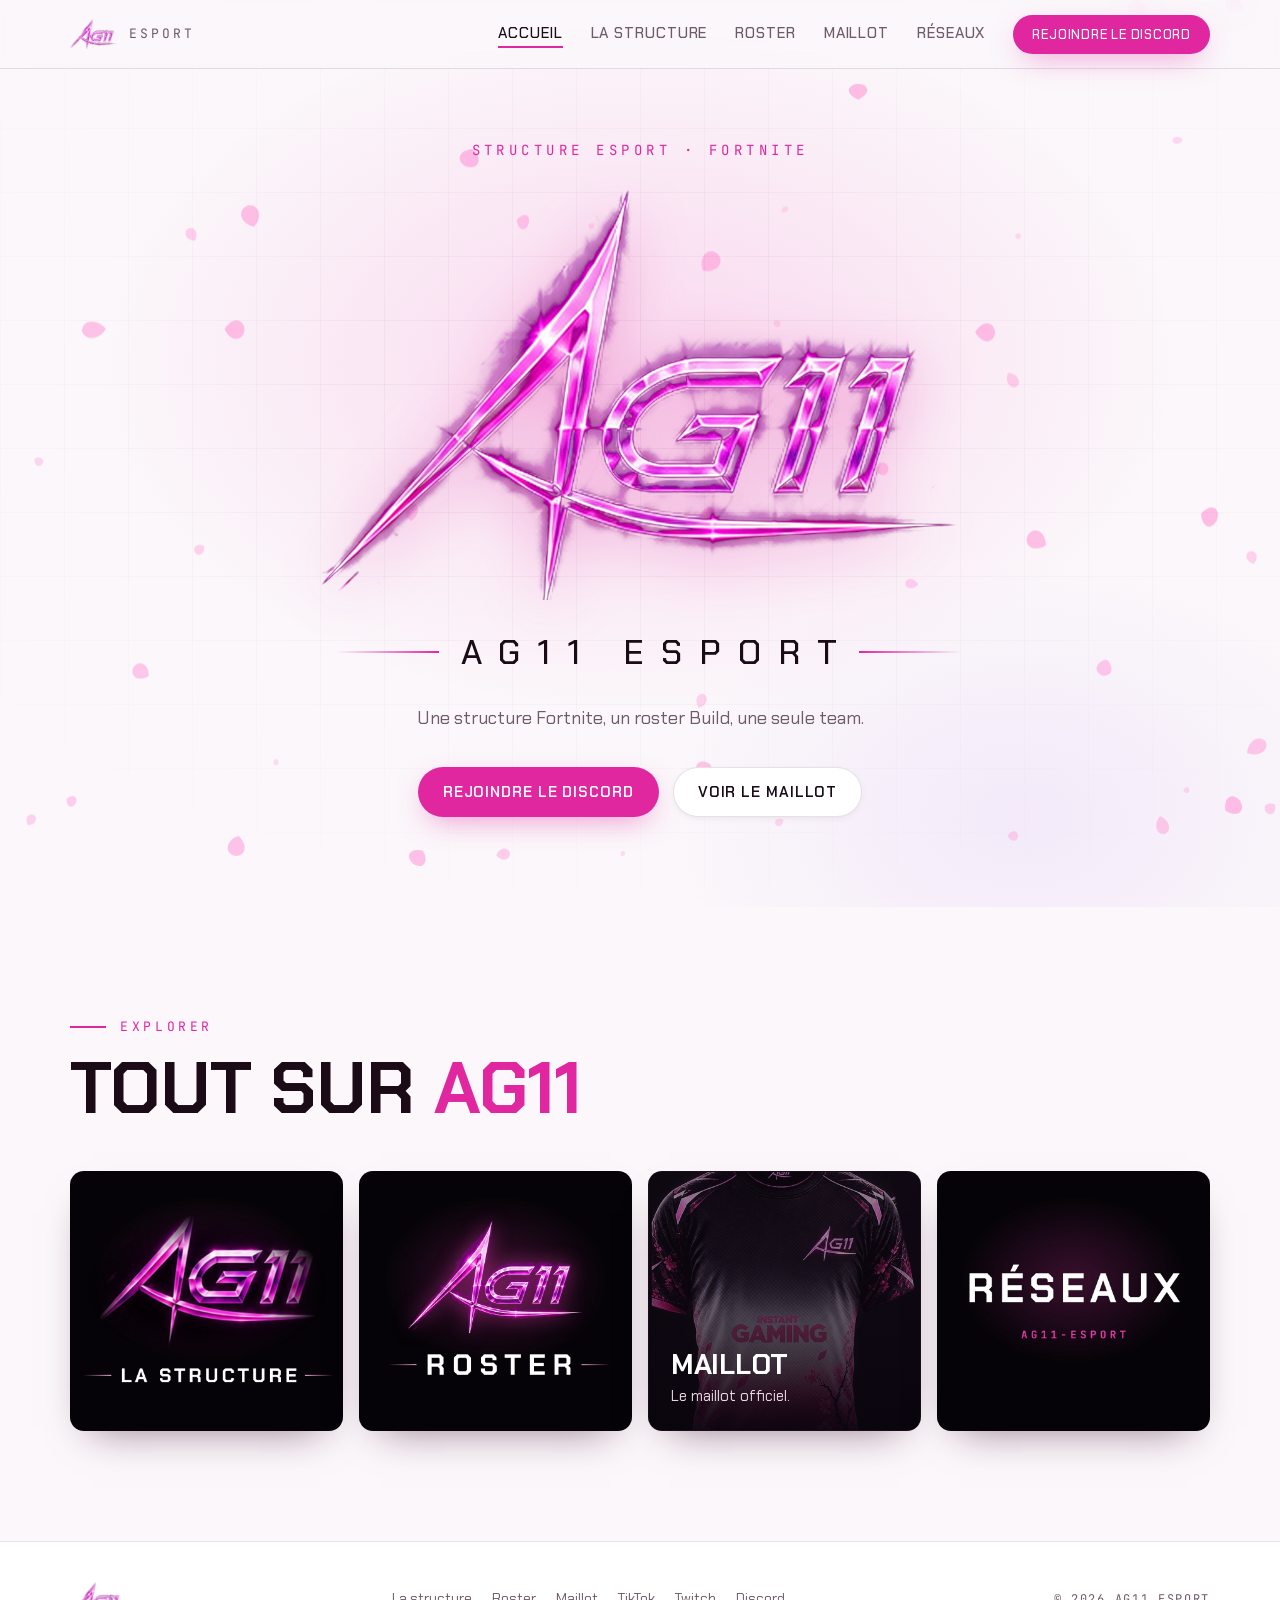
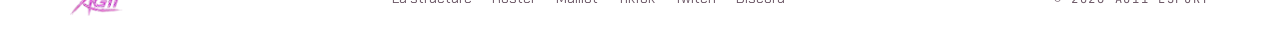
<file: AG11-site-complet/index.html>
<!doctype html>
<html lang="fr">
<head>
<meta charset="utf-8">
<meta name="viewport" content="width=device-width, initial-scale=1, viewport-fit=cover">
<meta name="description" content="AG11 Esport : structure esport Fortnite avec un roster Build.">
<meta name="theme-color" content="#FBF7FA">
<meta property="og:title" content="AG11 Esport">
<meta property="og:description" content="AG11 Esport : structure esport Fortnite avec un roster Build.">
<meta property="og:image" content="logo-clair.png">
<link rel="icon" type="image/png" href="logo-clair.png">
<title>AG11 Esport</title>
<link rel="preconnect" href="https://fonts.googleapis.com">
<link rel="preconnect" href="https://fonts.gstatic.com" crossorigin>
<link rel="stylesheet" href="https://fonts.googleapis.com/css2?family=Chakra+Petch:wght@400;500;600;700&family=JetBrains+Mono:wght@400;600&display=swap">
<link rel="stylesheet" href="style-blanc.css">
</head>
<body>
<header class="nav">
 <div class="wrap">
  <a class="brand" href="index.html" aria-label="AG11 Esport, accueil"><img src="logo-clair.png" alt="" width="46" height="30"><span>ESPORT</span></a>
  <button class="burger" id="burger" type="button" aria-label="Ouvrir le menu" aria-expanded="false" aria-controls="navlinks"><span></span><span></span><span></span></button>
  <nav class="navlinks" id="navlinks" aria-label="Navigation principale"><a href="index.html" aria-current="page">Accueil</a><a href="structure.html">La structure</a><a href="rosters.html">Roster</a><a href="maillot.html">Maillot</a><a href="reseaux.html">Réseaux</a><a class="btn pk" href="https://discord.gg/f52g9ddNd" target="_blank" rel="noopener">Rejoindre le Discord</a></nav>
 </div>
</header>
<main>
<section class="hero">
 <canvas id="petals" aria-hidden="true"></canvas>
 <div class="wrap">
  <div class="tag">Structure esport · Fortnite</div>
  <img class="hero-logo" src="logo-clair.png" alt="Logo AG11" width="900" height="580">
  <h1 class="wordmark"><i></i>AG11 ESPORT<i></i></h1>
  <p class="lede" style="text-align:center">Une structure Fortnite, un roster Build, une seule team.</p>
  <div class="ctas">
   <a class="btn pk" href="https://discord.gg/f52g9ddNd" target="_blank" rel="noopener">Rejoindre le Discord</a>
   <a class="btn" href="maillot.html">Voir le maillot</a>
  </div>
 </div>
</section>
<section class="sec">
 <div class="wrap">
  <div class="sec-head"><p class="eyebrow">Explorer</p><h2>Tout sur <em>AG11</em></h2></div>
  <div class="pages">
   <a class="pagecard plain" href="structure.html" aria-label="La structure"><img src="carte-structure.jpg" alt="" loading="lazy"></a>
   <a class="pagecard plain" href="rosters.html" aria-label="Roster"><img src="carte-roster.jpg" alt="" loading="lazy"></a>
   <a class="pagecard" href="maillot.html"><img src="blanc-face.jpg" alt="" loading="lazy" style="object-position:50% 20%"><h3>Maillot</h3><p>Le maillot officiel.</p></a>
   <a class="pagecard plain" href="reseaux.html" aria-label="Réseaux AG11-Esport"><img src="carte-reseaux.jpg" alt="" loading="lazy"></a>
  </div>
 </div>
</section>
</main>
<footer>
 <div class="wrap">
  <a href="index.html" aria-label="Accueil"><img src="logo-clair.png" alt="AG11" width="53" height="34"></a>
  <nav aria-label="Liens du pied de page"><a href="structure.html">La structure</a><a href="rosters.html">Roster</a><a href="maillot.html">Maillot</a><a href="https://www.tiktok.com/@ag11esport" target="_blank" rel="noopener">TikTok</a><a href="https://www.twitch.tv/ag11esport" target="_blank" rel="noopener">Twitch</a><a href="https://discord.gg/f52g9ddNd" target="_blank" rel="noopener">Discord</a></nav>
  <p>© 2026 AG11 ESPORT</p>
 </div>
</footer>
<script>
(() => {
  const b = document.getElementById('burger'), l = document.getElementById('navlinks');
  b.addEventListener('click', () => { const o = l.classList.toggle('open'); b.setAttribute('aria-expanded', o); });
})();
</script>
<script>
(() => {
  const cv = document.getElementById('petals'), cx = cv.getContext('2d');
  const still = matchMedia('(prefers-reduced-motion: reduce)').matches;
  let W = 0, H = 0; const dpr = Math.min(2, devicePixelRatio || 1);
  const P = Array.from({length: 46}, () => ({x: Math.random(), y: Math.random(), z: .3 + Math.random()*.9, r: Math.random()*6.3, s: (Math.random()-.5)*1.6, ph: Math.random()*6.3}));
  const size = () => { const r = cv.getBoundingClientRect(); W = r.width; H = r.height; cv.width = W*dpr; cv.height = H*dpr; cx.setTransform(dpr,0,0,dpr,0,0); };
  new ResizeObserver(size).observe(cv); size();
  function petal(x, y, s, r, a){
    cx.save(); cx.translate(x, y); cx.rotate(r); cx.scale(s, s*(.55+.45*Math.abs(Math.sin(r*1.7))));
    cx.fillStyle = `rgba(255,154,216,${a})`; cx.beginPath();
    cx.moveTo(0,-10); cx.bezierCurveTo(9,-9,10,4,0,11); cx.bezierCurveTo(-10,4,-9,-9,0,-10); cx.fill(); cx.restore();
  }
  const t0 = performance.now();
  function frame(now){
    const t = (now - t0)/1000; cx.clearRect(0,0,W,H);
    for (const p of P){
      const y = ((p.y*H + t*40*p.z) % (H+40)) - 20;
      const x = ((p.x*W + t*18*p.z + Math.sin(t*.9+p.ph)*30) % (W+40) + W+40) % (W+40) - 20;
      petal(x, y, p.z*1.2, p.r + t*p.s, .18 + p.z*.4);
    }
    if (!still) requestAnimationFrame(frame);
  }
  requestAnimationFrame(frame);
})();
</script>
</body>
</html>
</file>
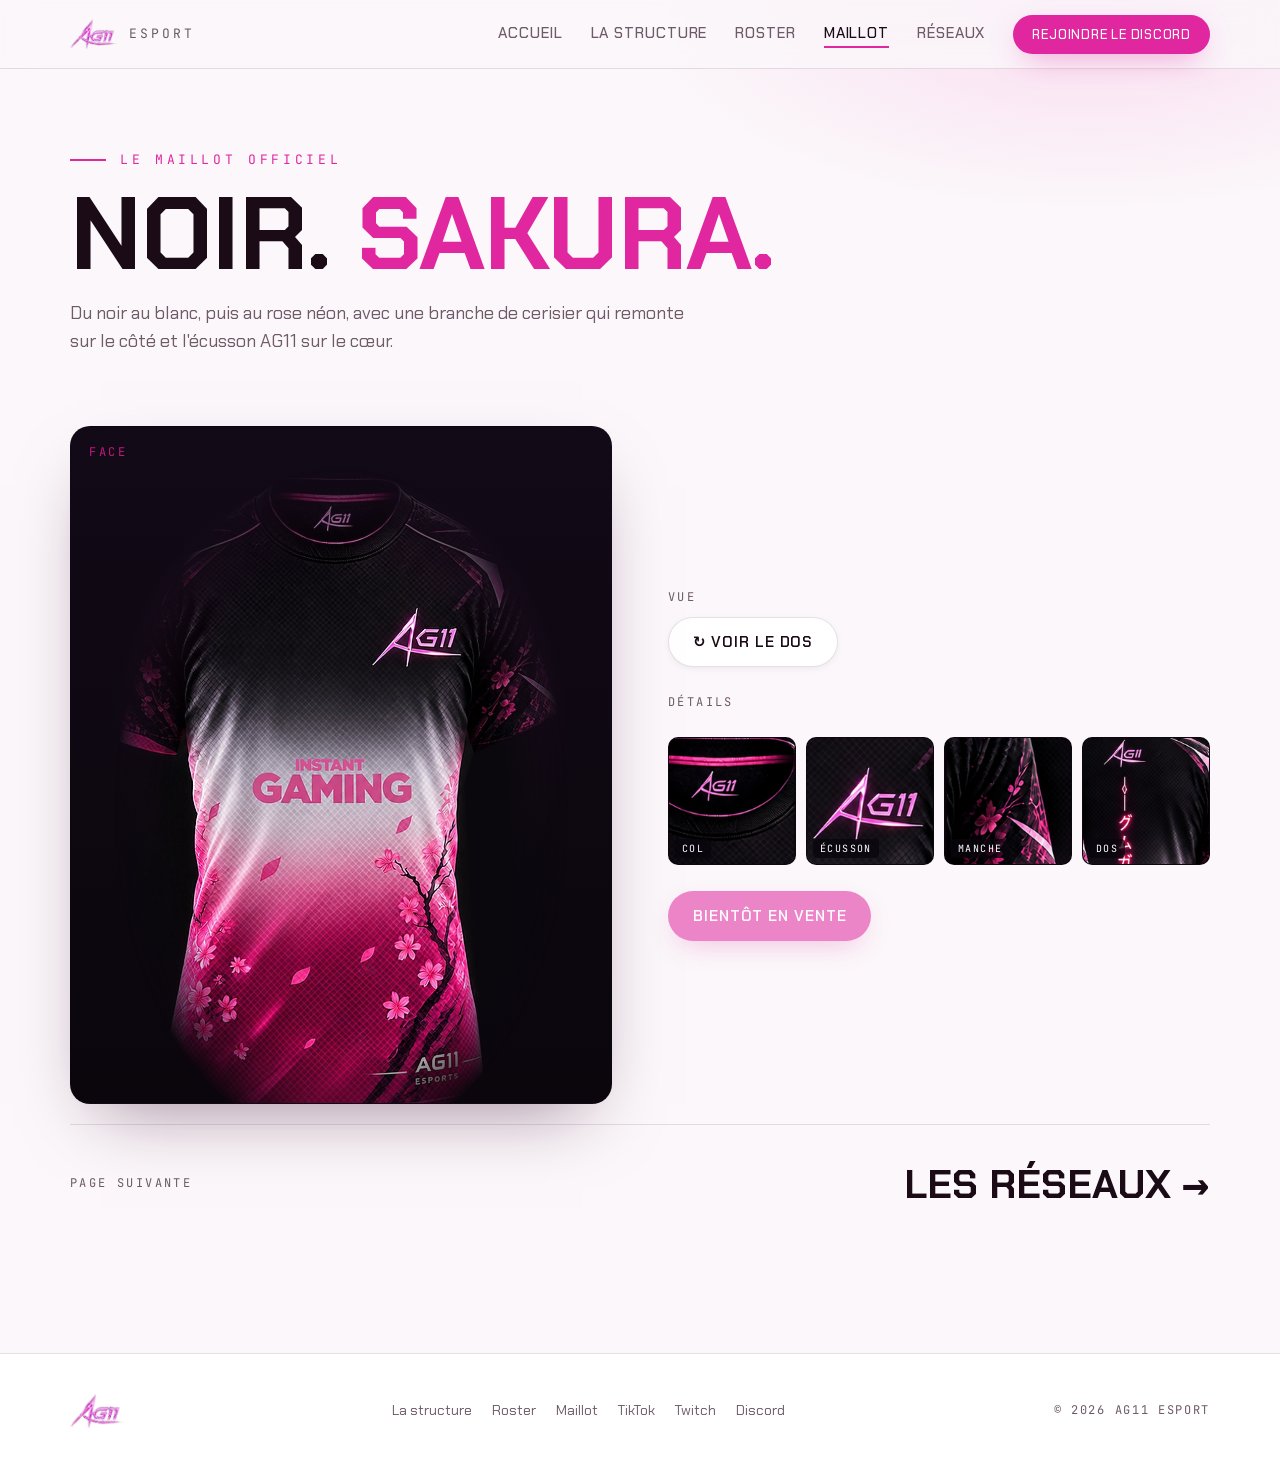
<file: AG11-site-complet/maillot.html>
<!doctype html>
<html lang="fr">
<head>
<meta charset="utf-8">
<meta name="viewport" content="width=device-width, initial-scale=1, viewport-fit=cover">
<meta name="description" content="Le maillot officiel AG11 Esport : noir, blanc et rose néon avec fleurs de cerisier.">
<meta name="theme-color" content="#FBF7FA">
<meta property="og:title" content="Maillot officiel · AG11 Esport">
<meta property="og:description" content="Le maillot officiel AG11 Esport : noir, blanc et rose néon avec fleurs de cerisier.">
<meta property="og:image" content="logo-clair.png">
<link rel="icon" type="image/png" href="logo-clair.png">
<title>Maillot officiel · AG11 Esport</title>
<link rel="preconnect" href="https://fonts.googleapis.com">
<link rel="preconnect" href="https://fonts.gstatic.com" crossorigin>
<link rel="stylesheet" href="https://fonts.googleapis.com/css2?family=Chakra+Petch:wght@400;500;600;700&family=JetBrains+Mono:wght@400;600&display=swap">
<link rel="stylesheet" href="style-blanc.css">
</head>
<body>
<header class="nav">
 <div class="wrap">
  <a class="brand" href="index.html" aria-label="AG11 Esport, accueil"><img src="logo-clair.png" alt="" width="46" height="30"><span>ESPORT</span></a>
  <button class="burger" id="burger" type="button" aria-label="Ouvrir le menu" aria-expanded="false" aria-controls="navlinks"><span></span><span></span><span></span></button>
  <nav class="navlinks" id="navlinks" aria-label="Navigation principale"><a href="index.html">Accueil</a><a href="structure.html">La structure</a><a href="rosters.html">Roster</a><a href="maillot.html" aria-current="page">Maillot</a><a href="reseaux.html">Réseaux</a><a class="btn pk" href="https://discord.gg/f52g9ddNd" target="_blank" rel="noopener">Rejoindre le Discord</a></nav>
 </div>
</header>
<main>
<section class="phead">
 <div class="wrap">
  <p class="eyebrow">Le maillot officiel</p>
  <h1>Noir. <em>Sakura.</em></h1>
  <p class="lede">Du noir au blanc, puis au rose néon, avec une branche de cerisier qui remonte sur le côté et l'écusson AG11 sur le cœur.</p>
 </div>
</section>
<section class="sec tight">
 <div class="wrap">
  <div class="kit">
   <div class="viewer">
    <div class="side" id="side">Face</div>
    <div class="flip" id="flip">
     <div class="face"><img src="blanc-face.jpg" alt="Maillot AG11, vue de face"></div>
     <div class="face b"><img src="blanc-dos.jpg" alt="Maillot AG11, vue de dos"></div>
    </div>
    <div class="detail" id="detail"><img id="detail-img" src="blanc-col.jpg" alt=""><button class="chip" id="detail-close" type="button">Fermer ✕</button></div>
   </div>
   <div class="kit-ctrl">
    <div class="row"><span>Vue</span><button class="btn" id="turn" type="button">↻ Voir le dos</button></div>
    <div class="row"><span>Détails</span></div>
    <div class="thumbs">
     <button class="thumb" type="button" data-k="col"><img src="blanc-col.jpg" alt="" loading="lazy"><span>Col</span></button>
     <button class="thumb" type="button" data-k="logo"><img src="blanc-logo.jpg" alt="" loading="lazy"><span>Écusson</span></button>
     <button class="thumb" type="button" data-k="manche"><img src="blanc-manche.jpg" alt="" loading="lazy"><span>Manche</span></button>
     <button class="thumb" type="button" data-k="detail-dos"><img src="blanc-detail-dos.jpg" alt="" loading="lazy"><span>Dos</span></button>
    </div>
    <div class="row"><button class="btn pk" type="button" disabled>Bientôt en vente</button></div>
   </div>
  </div>
  <div class="next"><span>Page suivante</span><a href="reseaux.html">Les réseaux →</a></div>
 </div>
</section>
</main>
<footer>
 <div class="wrap">
  <a href="index.html" aria-label="Accueil"><img src="logo-clair.png" alt="AG11" width="53" height="34"></a>
  <nav aria-label="Liens du pied de page"><a href="structure.html">La structure</a><a href="rosters.html">Roster</a><a href="maillot.html">Maillot</a><a href="https://www.tiktok.com/@ag11esport" target="_blank" rel="noopener">TikTok</a><a href="https://www.twitch.tv/ag11esport" target="_blank" rel="noopener">Twitch</a><a href="https://discord.gg/f52g9ddNd" target="_blank" rel="noopener">Discord</a></nav>
  <p>© 2026 AG11 ESPORT</p>
 </div>
</footer>
<script>
(() => {
  const b = document.getElementById('burger'), l = document.getElementById('navlinks');
  b.addEventListener('click', () => { const o = l.classList.toggle('open'); b.setAttribute('aria-expanded', o); });
})();
</script>
<script>
(() => {
  let back = false;
  const flip = document.getElementById('flip'), side = document.getElementById('side'), turn = document.getElementById('turn');
  const detail = document.getElementById('detail'), img = document.getElementById('detail-img');
  turn.addEventListener('click', () => { back = !back; flip.classList.toggle('back', back); side.textContent = back ? 'Dos' : 'Face'; turn.textContent = back ? '↻ Voir la face' : '↻ Voir le dos'; detail.classList.remove('on'); });
  document.querySelectorAll('.thumb').forEach(b => b.addEventListener('click', () => { img.src = 'blanc-' + b.dataset.k + '.jpg'; img.alt = 'Détail du maillot : ' + b.textContent; detail.classList.add('on'); }));
  document.getElementById('detail-close').addEventListener('click', () => detail.classList.remove('on'));
})();
</script>
</body>
</html>
</file>
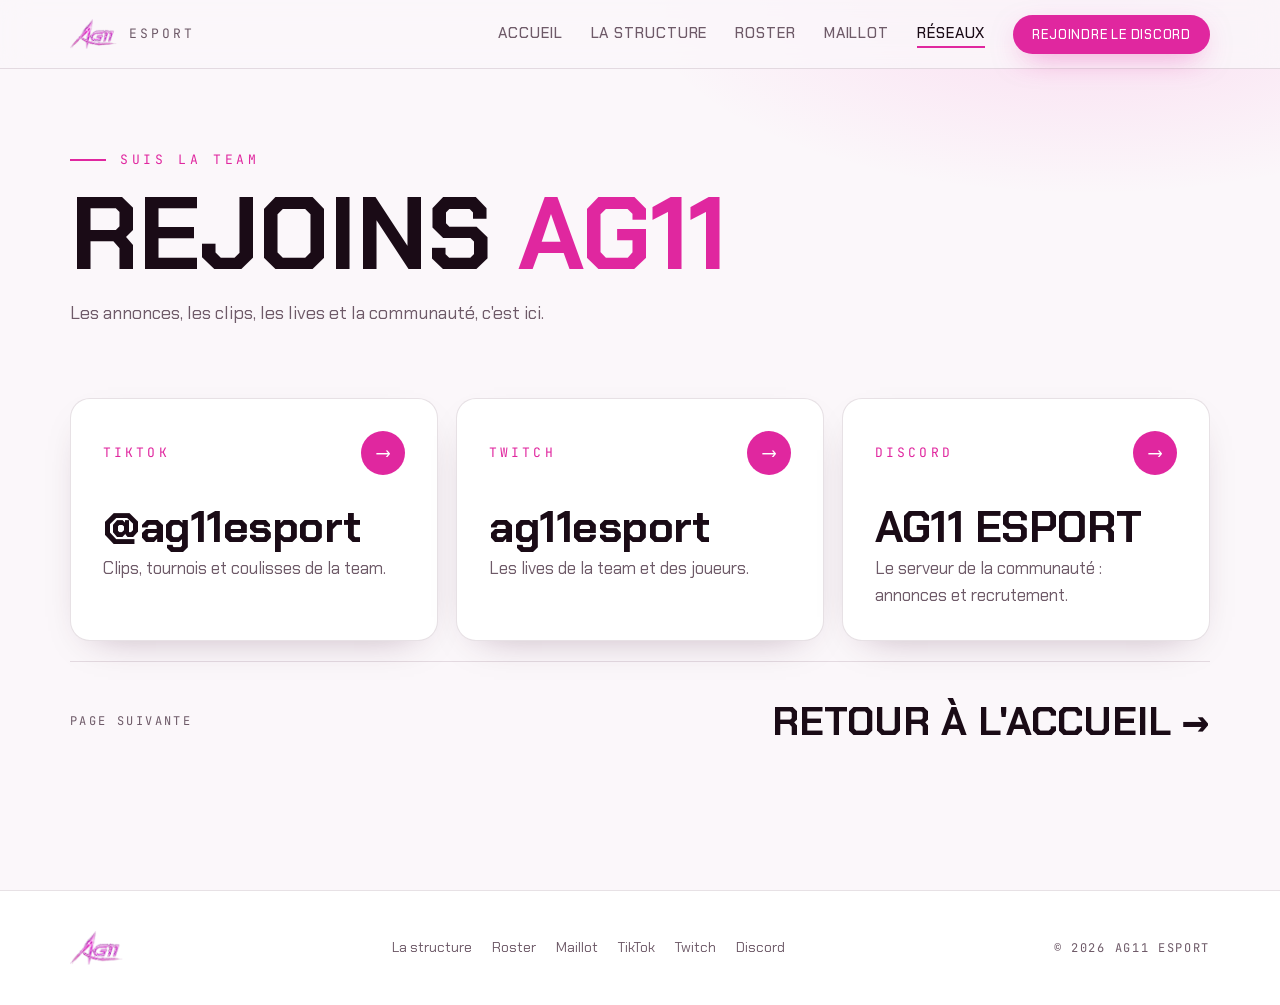
<file: AG11-site-complet/reseaux.html>
<!doctype html>
<html lang="fr">
<head>
<meta charset="utf-8">
<meta name="viewport" content="width=device-width, initial-scale=1, viewport-fit=cover">
<meta name="description" content="Suis AG11 Esport sur TikTok et Twitch, et rejoins le Discord.">
<meta name="theme-color" content="#FBF7FA">
<meta property="og:title" content="Réseaux · AG11 Esport">
<meta property="og:description" content="Suis AG11 Esport sur TikTok et Twitch, et rejoins le Discord.">
<meta property="og:image" content="logo-clair.png">
<link rel="icon" type="image/png" href="logo-clair.png">
<title>Réseaux · AG11 Esport</title>
<link rel="preconnect" href="https://fonts.googleapis.com">
<link rel="preconnect" href="https://fonts.gstatic.com" crossorigin>
<link rel="stylesheet" href="https://fonts.googleapis.com/css2?family=Chakra+Petch:wght@400;500;600;700&family=JetBrains+Mono:wght@400;600&display=swap">
<link rel="stylesheet" href="style-blanc.css">
</head>
<body>
<header class="nav">
 <div class="wrap">
  <a class="brand" href="index.html" aria-label="AG11 Esport, accueil"><img src="logo-clair.png" alt="" width="46" height="30"><span>ESPORT</span></a>
  <button class="burger" id="burger" type="button" aria-label="Ouvrir le menu" aria-expanded="false" aria-controls="navlinks"><span></span><span></span><span></span></button>
  <nav class="navlinks" id="navlinks" aria-label="Navigation principale"><a href="index.html">Accueil</a><a href="structure.html">La structure</a><a href="rosters.html">Roster</a><a href="maillot.html">Maillot</a><a href="reseaux.html" aria-current="page">Réseaux</a><a class="btn pk" href="https://discord.gg/f52g9ddNd" target="_blank" rel="noopener">Rejoindre le Discord</a></nav>
 </div>
</header>
<main>
<section class="phead">
 <div class="wrap">
  <p class="eyebrow">Suis la team</p>
  <h1>Rejoins <em>AG11</em></h1>
  <p class="lede">Les annonces, les clips, les lives et la communauté, c'est ici.</p>
 </div>
</section>
<section class="sec tight">
 <div class="wrap">
  <div class="socials">
   <a class="social" href="https://www.tiktok.com/@ag11esport" target="_blank" rel="noopener">
    <div class="top"><span class="net">TIKTOK</span><span class="arrow" aria-hidden="true">→</span></div>
    <div><h3>@ag11esport</h3><p>Clips, tournois et coulisses de la team.</p></div>
   </a>
   <a class="social" href="https://www.twitch.tv/ag11esport" target="_blank" rel="noopener">
    <div class="top"><span class="net">TWITCH</span><span class="arrow" aria-hidden="true">→</span></div>
    <div><h3>ag11esport</h3><p>Les lives de la team et des joueurs.</p></div>
   </a>
   <a class="social" href="https://discord.gg/f52g9ddNd" target="_blank" rel="noopener">
    <div class="top"><span class="net">DISCORD</span><span class="arrow" aria-hidden="true">→</span></div>
    <div><h3>AG11 ESPORT</h3><p>Le serveur de la communauté : annonces et recrutement.</p></div>
   </a>
  </div>
  <div class="next"><span>Page suivante</span><a href="index.html">Retour à l'accueil →</a></div>
 </div>
</section>
</main>
<footer>
 <div class="wrap">
  <a href="index.html" aria-label="Accueil"><img src="logo-clair.png" alt="AG11" width="53" height="34"></a>
  <nav aria-label="Liens du pied de page"><a href="structure.html">La structure</a><a href="rosters.html">Roster</a><a href="maillot.html">Maillot</a><a href="https://www.tiktok.com/@ag11esport" target="_blank" rel="noopener">TikTok</a><a href="https://www.twitch.tv/ag11esport" target="_blank" rel="noopener">Twitch</a><a href="https://discord.gg/f52g9ddNd" target="_blank" rel="noopener">Discord</a></nav>
  <p>© 2026 AG11 ESPORT</p>
 </div>
</footer>
<script>
(() => {
  const b = document.getElementById('burger'), l = document.getElementById('navlinks');
  b.addEventListener('click', () => { const o = l.classList.toggle('open'); b.setAttribute('aria-expanded', o); });
})();
</script>

</body>
</html>
</file>
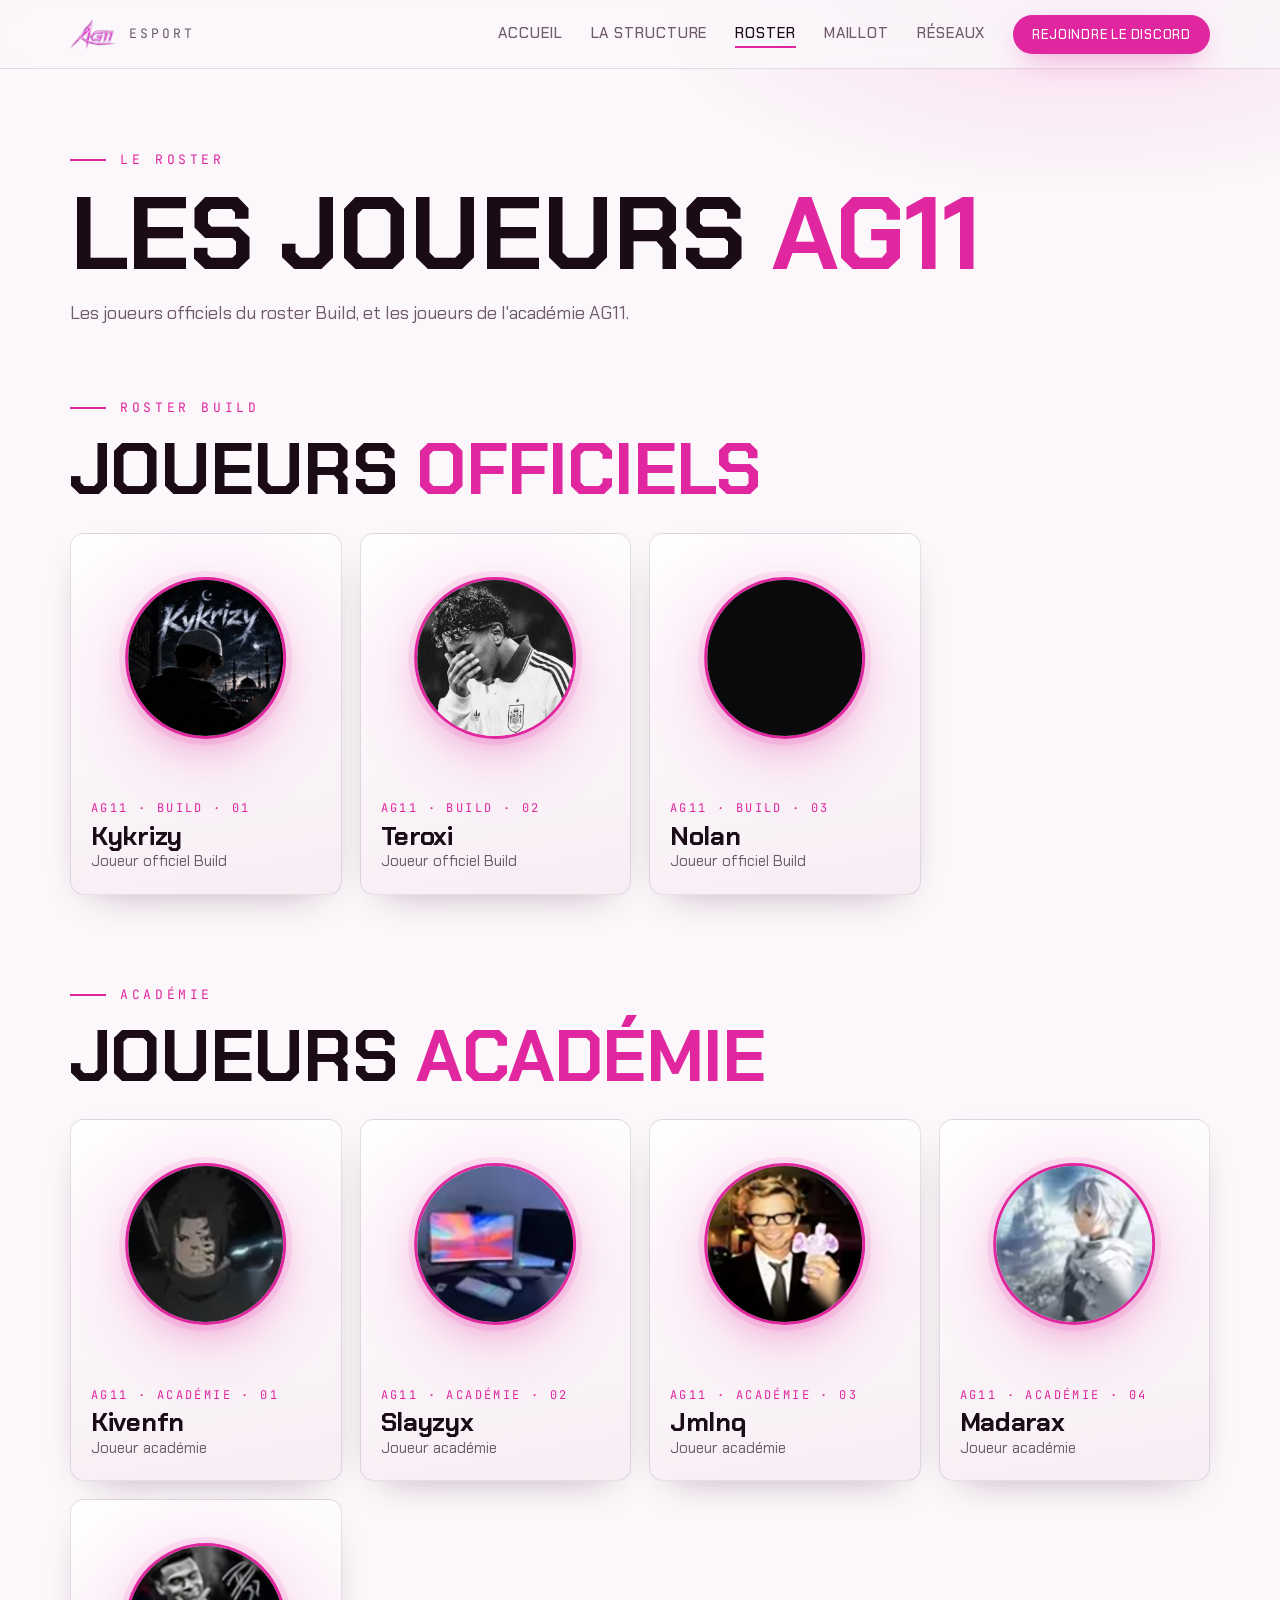
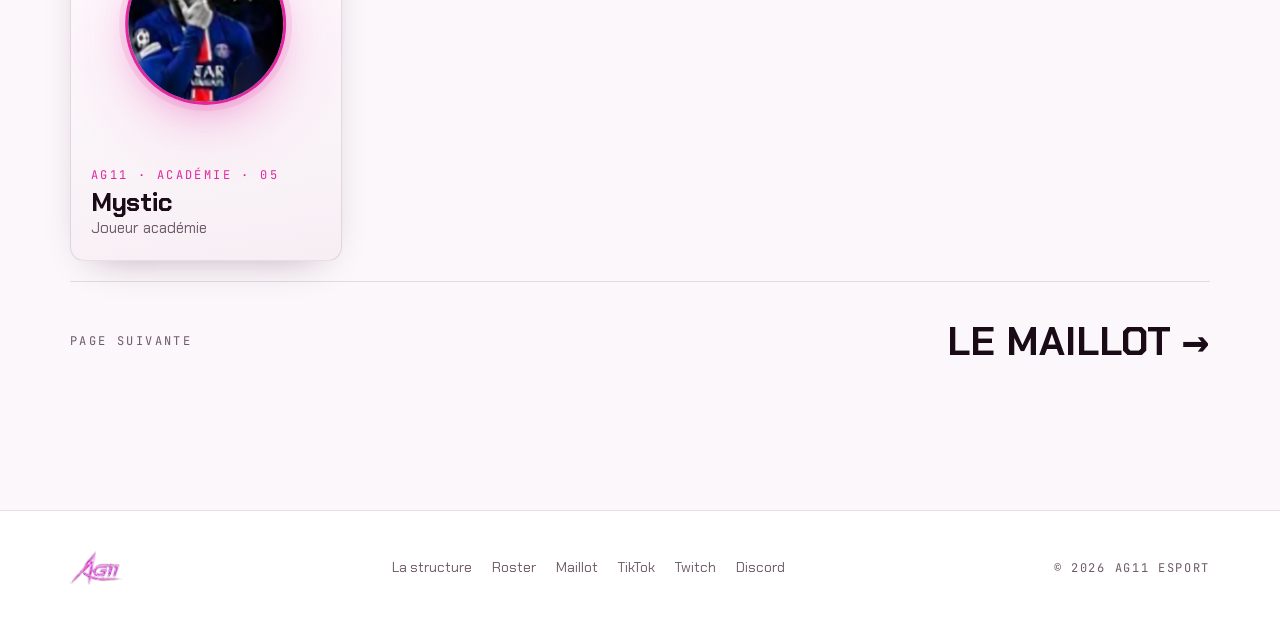
<file: AG11-site-complet/rosters.html>
<!doctype html>
<html lang="fr">
<head>
<meta charset="utf-8">
<meta name="viewport" content="width=device-width, initial-scale=1, viewport-fit=cover">
<meta name="description" content="Les joueurs officiels du roster Build et les joueurs de l'académie AG11 Esport.">
<meta name="theme-color" content="#FBF7FA">
<meta property="og:title" content="Roster · AG11 Esport">
<meta property="og:description" content="Les joueurs officiels du roster Build et les joueurs de l'académie AG11 Esport.">
<meta property="og:image" content="logo-clair.png">
<link rel="icon" type="image/png" href="logo-clair.png">
<title>Roster · AG11 Esport</title>
<link rel="preconnect" href="https://fonts.googleapis.com">
<link rel="preconnect" href="https://fonts.gstatic.com" crossorigin>
<link rel="stylesheet" href="https://fonts.googleapis.com/css2?family=Chakra+Petch:wght@400;500;600;700&family=JetBrains+Mono:wght@400;600&display=swap">
<link rel="stylesheet" href="style-blanc.css">
</head>
<body>
<header class="nav">
 <div class="wrap">
  <a class="brand" href="index.html" aria-label="AG11 Esport, accueil"><img src="logo-clair.png" alt="" width="46" height="30"><span>ESPORT</span></a>
  <button class="burger" id="burger" type="button" aria-label="Ouvrir le menu" aria-expanded="false" aria-controls="navlinks"><span></span><span></span><span></span></button>
  <nav class="navlinks" id="navlinks" aria-label="Navigation principale"><a href="index.html">Accueil</a><a href="structure.html">La structure</a><a href="rosters.html" aria-current="page">Roster</a><a href="maillot.html">Maillot</a><a href="reseaux.html">Réseaux</a><a class="btn pk" href="https://discord.gg/f52g9ddNd" target="_blank" rel="noopener">Rejoindre le Discord</a></nav>
 </div>
</header>
<main>
<section class="phead">
 <div class="wrap">
  <p class="eyebrow">Le roster</p>
  <h1>Les joueurs <em>AG11</em></h1>
  <p class="lede">Les joueurs officiels du roster Build, et les joueurs de l'académie AG11.</p>
 </div>
</section>
<section class="sec tight">
 <div class="wrap">
  <div class="sec-head" style="margin-bottom:28px"><p class="eyebrow">Roster Build</p><h2>Joueurs <em>officiels</em></h2></div>
  <div class="players" id="players-officiels"></div>
  <div class="sec-head" style="margin:90px 0 28px"><p class="eyebrow">Académie</p><h2>Joueurs <em>académie</em></h2></div>
  <div class="players" id="players-academie"></div>
  <div class="next"><span>Page suivante</span><a href="maillot.html">Le maillot →</a></div>
 </div>
</section>
</main>
<footer>
 <div class="wrap">
  <a href="index.html" aria-label="Accueil"><img src="logo-clair.png" alt="AG11" width="53" height="34"></a>
  <nav aria-label="Liens du pied de page"><a href="structure.html">La structure</a><a href="rosters.html">Roster</a><a href="maillot.html">Maillot</a><a href="https://www.tiktok.com/@ag11esport" target="_blank" rel="noopener">TikTok</a><a href="https://www.twitch.tv/ag11esport" target="_blank" rel="noopener">Twitch</a><a href="https://discord.gg/f52g9ddNd" target="_blank" rel="noopener">Discord</a></nav>
  <p>© 2026 AG11 ESPORT</p>
 </div>
</footer>
<script>
(() => {
  const b = document.getElementById('burger'), l = document.getElementById('navlinks');
  b.addEventListener('click', () => { const o = l.classList.toggle('open'); b.setAttribute('aria-expanded', o); });
})();
</script>
<script>
/* ====== JOUEURS ======
   Pour ajouter un joueur, ajoute une ligne dans la bonne liste :
   { pseudo: "Pseudo", photo: "pseudo.jpg" } */
const OFFICIELS = [
  { pseudo: "Kykrizy", photo: "kykrizy.jpg" },
  { pseudo: "Teroxi",  photo: "teroxi.jpg" },
  { pseudo: "Nolan",   photo: "nolan.jpg" }
];
const ACADEMIE = [
  { pseudo: "Kivenfn", photo: "kivenfn.jpg" },
  { pseudo: "Slayzyx", photo: "slayzyx.jpg" },
  { pseudo: "Jmlnq",   photo: "jmlnq.jpg" },
  { pseudo: "Madarax", photo: "madarax.jpg" },
  { pseudo: "Mystic",  photo: "mystic.jpg" }
];
(() => {
  const esc = s => String(s).replace(/[&<>"]/g, c => ({'&':'&amp;','<':'&lt;','>':'&gt;','"':'&quot;'}[c]));
  const card = (p, i, tag, role) => `<article class="player">${p.photo ? `<img class="av" src="${esc(p.photo)}" alt="Photo de ${esc(p.pseudo)}" loading="lazy">` : '<div class="ph"></div>'}<div class="info"><div class="num">AG11 · ${tag} · ${String(i+1).padStart(2,'0')}</div><h3>${esc(p.pseudo)}</h3><div class="role">${role}</div></div></article>`;
  document.getElementById('players-officiels').innerHTML = OFFICIELS.map((p, i) => card(p, i, 'BUILD', 'Joueur officiel Build')).join('');
  document.getElementById('players-academie').innerHTML = ACADEMIE.map((p, i) => card(p, i, 'ACADÉMIE', 'Joueur académie')).join('');
})();
</script>
</body>
</html>
</file>
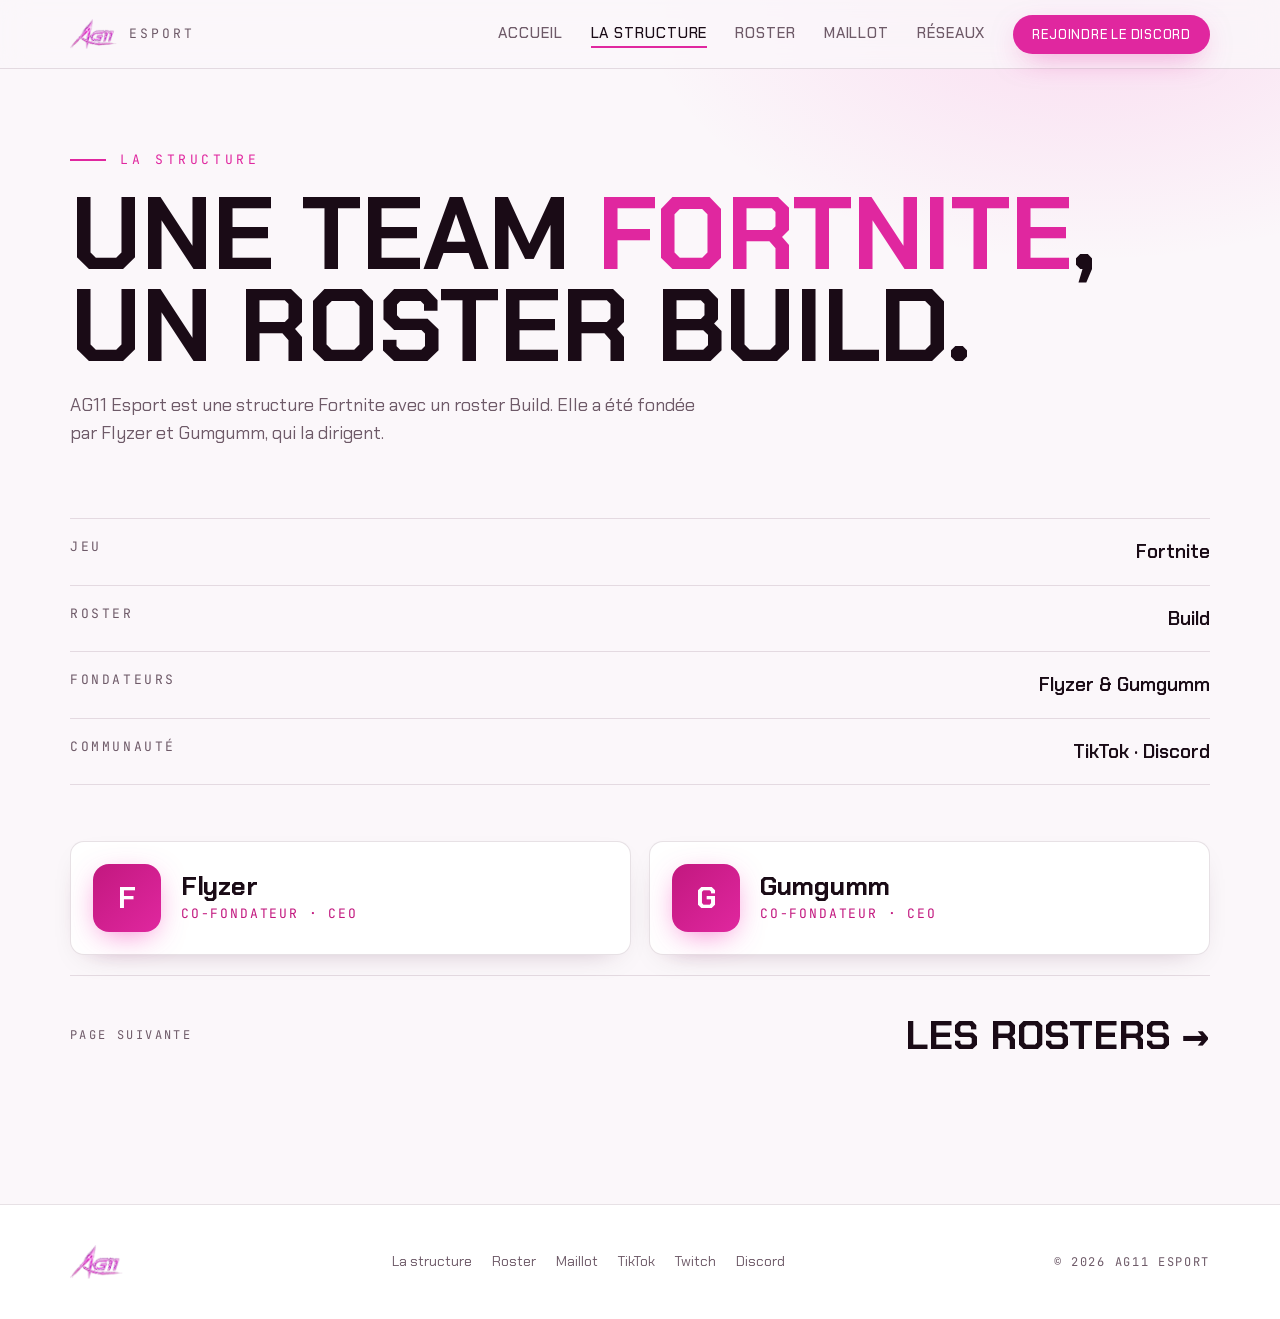
<file: AG11-site-complet/structure.html>
<!doctype html>
<html lang="fr">
<head>
<meta charset="utf-8">
<meta name="viewport" content="width=device-width, initial-scale=1, viewport-fit=cover">
<meta name="description" content="AG11 Esport, fondée par Flyzer et Gumgumm : une structure Fortnite avec un roster Build.">
<meta name="theme-color" content="#FBF7FA">
<meta property="og:title" content="La structure · AG11 Esport">
<meta property="og:description" content="AG11 Esport, fondée par Flyzer et Gumgumm : une structure Fortnite avec un roster Build.">
<meta property="og:image" content="logo-clair.png">
<link rel="icon" type="image/png" href="logo-clair.png">
<title>La structure · AG11 Esport</title>
<link rel="preconnect" href="https://fonts.googleapis.com">
<link rel="preconnect" href="https://fonts.gstatic.com" crossorigin>
<link rel="stylesheet" href="https://fonts.googleapis.com/css2?family=Chakra+Petch:wght@400;500;600;700&family=JetBrains+Mono:wght@400;600&display=swap">
<link rel="stylesheet" href="style-blanc.css">
</head>
<body>
<header class="nav">
 <div class="wrap">
  <a class="brand" href="index.html" aria-label="AG11 Esport, accueil"><img src="logo-clair.png" alt="" width="46" height="30"><span>ESPORT</span></a>
  <button class="burger" id="burger" type="button" aria-label="Ouvrir le menu" aria-expanded="false" aria-controls="navlinks"><span></span><span></span><span></span></button>
  <nav class="navlinks" id="navlinks" aria-label="Navigation principale"><a href="index.html">Accueil</a><a href="structure.html" aria-current="page">La structure</a><a href="rosters.html">Roster</a><a href="maillot.html">Maillot</a><a href="reseaux.html">Réseaux</a><a class="btn pk" href="https://discord.gg/f52g9ddNd" target="_blank" rel="noopener">Rejoindre le Discord</a></nav>
 </div>
</header>
<main>
<section class="phead">
 <div class="wrap">
  <p class="eyebrow">La structure</p>
  <h1>Une team <em>Fortnite</em>,<br>un roster Build.</h1>
  <p class="lede">AG11 Esport est une structure Fortnite avec un roster Build. Elle a été fondée par Flyzer et Gumgumm, qui la dirigent.</p>
 </div>
</section>
<section class="sec tight">
 <div class="wrap">
  <ul class="facts">
   <li><span>Jeu</span><b>Fortnite</b></li>
   <li><span>Roster</span><b>Build</b></li>
   <li><span>Fondateurs</span><b>Flyzer &amp; Gumgumm</b></li>
   <li><span>Communauté</span><b>TikTok · Discord</b></li>
  </ul>
  <div class="founders">
   <div class="founder"><div class="mono">F</div><div><h3>Flyzer</h3><p>Co-fondateur · CEO</p></div></div>
   <div class="founder"><div class="mono">G</div><div><h3>Gumgumm</h3><p>Co-fondateur · CEO</p></div></div>
  </div>
  <div class="next"><span>Page suivante</span><a href="rosters.html">Les rosters →</a></div>
 </div>
</section>
</main>
<footer>
 <div class="wrap">
  <a href="index.html" aria-label="Accueil"><img src="logo-clair.png" alt="AG11" width="53" height="34"></a>
  <nav aria-label="Liens du pied de page"><a href="structure.html">La structure</a><a href="rosters.html">Roster</a><a href="maillot.html">Maillot</a><a href="https://www.tiktok.com/@ag11esport" target="_blank" rel="noopener">TikTok</a><a href="https://www.twitch.tv/ag11esport" target="_blank" rel="noopener">Twitch</a><a href="https://discord.gg/f52g9ddNd" target="_blank" rel="noopener">Discord</a></nav>
  <p>© 2026 AG11 ESPORT</p>
 </div>
</footer>
<script>
(() => {
  const b = document.getElementById('burger'), l = document.getElementById('navlinks');
  b.addEventListener('click', () => { const o = l.classList.toggle('open'); b.setAttribute('aria-expanded', o); });
})();
</script>

</body>
</html>
</file>
<file: AG11-site-complet/style-blanc.css>
/* Layout : une page à sections, nav fixe, fond encre prune, accent rose néon des maillots */
:root{
  --ink:#09050D; --ink2:#120A17; --card:#170D1D; --line:rgba(255,190,230,.14);
  --fg:#F8EEF4; --mute:#B39EB0; --pk:#F23AB5; --pk2:#FF9AD8; --li:#9B4DFF;
  --f-d:"Chakra Petch", "Arial Narrow", system-ui, sans-serif;
  --f-m:"JetBrains Mono", ui-monospace, Menlo, Consolas, monospace;
  --wrap:1180px; --r:14px;
  color-scheme:dark;
}
*{box-sizing:border-box}
html{scroll-behavior:smooth;scroll-padding-top:80px}
@media (prefers-reduced-motion:reduce){html{scroll-behavior:auto}}
body{margin:0;background:var(--ink);color:var(--fg);font-family:var(--f-d);font-size:17px;line-height:1.55;-webkit-font-smoothing:antialiased;overflow-x:hidden}
img{max-width:100%;display:block}
a{color:inherit}
.wrap{max-width:var(--wrap);margin-inline:auto;padding-inline:20px}
section{position:relative}
.eyebrow{font-family:var(--f-m);font-size:13px;letter-spacing:.28em;text-transform:uppercase;color:var(--pk);display:flex;align-items:center;gap:14px;margin:0}
.eyebrow::before{content:"";width:36px;height:2px;background:var(--pk);flex:none}
h1,h2,h3{margin:0;font-weight:700;letter-spacing:-.01em;text-wrap:balance}
h2{font-size:clamp(38px,6vw,72px);line-height:.95;text-transform:uppercase}
h2 em{font-style:normal;color:var(--pk)}
.lede{color:var(--mute);font-size:18px;max-width:58ch;margin:0}
.btn{display:inline-flex;align-items:center;gap:10px;padding:14px 24px;border-radius:999px;font:600 15px var(--f-d);letter-spacing:.06em;text-transform:uppercase;text-decoration:none;border:1px solid var(--line);background:rgba(23,13,29,.7);color:var(--fg);cursor:pointer;transition:transform .2s,background .2s,box-shadow .2s}
.btn:hover{transform:translateY(-2px);background:#24132c}
.btn.pk{background:var(--pk);border-color:transparent;color:#14060f;box-shadow:0 10px 40px -10px rgba(242,58,181,.7)}
.btn.pk:hover{background:#ff52c2}
.btn:focus-visible,.tab:focus-visible,.chip:focus-visible,.thumb:focus-visible,.navlinks a:focus-visible,.burger:focus-visible{outline:2px solid var(--pk2);outline-offset:3px}
.btn[disabled]{opacity:.55;cursor:not-allowed;transform:none}
.btn svg{width:18px;height:18px;flex:none}
.sec{padding-block:110px}
.sec-head{display:flex;flex-direction:column;gap:18px;margin-bottom:48px}

/* ---------- nav ---------- */
.nav{position:fixed;left:0;right:0;top:0;z-index:50;padding-top:env(safe-area-inset-top,0px);background:rgba(9,5,13,.72);backdrop-filter:blur(14px);-webkit-backdrop-filter:blur(14px);border-bottom:1px solid var(--line)}
.nav .wrap{display:flex;align-items:center;justify-content:space-between;height:68px;gap:20px}
.brand{display:flex;align-items:center;gap:12px;text-decoration:none}
.brand img{height:30px;width:auto;filter:drop-shadow(0 0 10px rgba(242,58,181,.5))}
.brand span{font-family:var(--f-m);font-size:13px;letter-spacing:.24em;color:var(--mute)}
.navlinks{display:flex;align-items:center;gap:28px}
.navlinks a{text-decoration:none;font-size:15px;font-weight:500;letter-spacing:.06em;text-transform:uppercase;color:var(--mute);transition:color .2s}
.navlinks a:hover{color:var(--fg)}
.navlinks .btn{padding:10px 18px;font-size:13px;color:#14060f}
.burger{display:none;background:none;border:1px solid var(--line);border-radius:10px;width:44px;height:44px;color:var(--fg);cursor:pointer}
.burger span{display:block;width:18px;height:2px;background:currentColor;margin:4px auto;transition:transform .2s,opacity .2s}
@media (max-width:860px){
  .burger{display:block}
  .navlinks{position:absolute;left:0;right:0;top:100%;flex-direction:column;align-items:stretch;gap:0;background:rgba(9,5,13,.97);border-bottom:1px solid var(--line);padding:8px 20px 20px;display:none}
  .navlinks.open{display:flex}
  .navlinks a{padding:14px 0;border-bottom:1px solid var(--line)}
  .navlinks .btn{margin-top:14px;justify-content:center;border-bottom:none}
}

/* ---------- héros ---------- */
.hero{padding-top:140px;padding-bottom:90px;overflow:hidden;isolation:isolate}
.hero canvas{position:absolute;inset:0;width:100%;height:100%;z-index:-1}
.hero::before{content:"";position:absolute;inset:0;z-index:-2;background:radial-gradient(ellipse 60% 55% at 50% 40%,rgba(200,30,150,.33),transparent 70%),radial-gradient(ellipse 40% 40% at 80% 90%,rgba(155,77,255,.14),transparent 70%),var(--ink)}
.hero::after{content:"";position:absolute;inset:0;z-index:-1;background-image:linear-gradient(rgba(255,190,230,.05) 1px,transparent 1px),linear-gradient(90deg,rgba(255,190,230,.05) 1px,transparent 1px);background-size:64px 64px;-webkit-mask:radial-gradient(ellipse 70% 60% at 50% 45%,#000,transparent);mask:radial-gradient(ellipse 70% 60% at 50% 45%,#000,transparent)}
.hero .wrap{display:flex;flex-direction:column;align-items:center;text-align:center;gap:26px}
.hero-logo{width:min(640px,88vw);height:auto;filter:drop-shadow(0 0 40px rgba(242,58,181,.55));animation:float 6s ease-in-out infinite}
@keyframes float{0%,100%{transform:translateY(0)}50%{transform:translateY(-10px)}}
.wordmark{display:flex;align-items:center;gap:22px;font-weight:500;font-size:clamp(22px,3.4vw,34px);letter-spacing:.5em;margin-right:-.5em}
.wordmark i{width:clamp(40px,8vw,110px);height:2px;background:linear-gradient(90deg,transparent,var(--pk2))}
.wordmark i:last-child{background:linear-gradient(90deg,var(--pk2),transparent);margin-left:-.5em}
.hero .tag{font-family:var(--f-m);font-size:14px;letter-spacing:.32em;color:var(--pk);text-transform:uppercase}
.hero .ctas{display:flex;gap:14px;flex-wrap:wrap;justify-content:center;margin-top:8px}
@media (prefers-reduced-motion:reduce){.hero-logo{animation:none}}

/* bande défilante */
.band{background:var(--pk);color:#14060f;transform:skewY(-2deg);margin-top:-30px;position:relative;z-index:2;overflow:hidden;border-block:2px solid #ff7ccc}
.band .track{display:flex;width:max-content;animation:marquee 26s linear infinite;padding-block:14px}
.band span{font-weight:700;font-size:22px;letter-spacing:.14em;text-transform:uppercase;white-space:nowrap;padding-inline:22px;display:flex;align-items:center;gap:44px}
.band span::after{content:"✦";font-size:16px}
@keyframes marquee{to{transform:translateX(-50%)}}
@media (prefers-reduced-motion:reduce){.band .track{animation:none}}

/* ---------- structure ---------- */
.about{display:grid;grid-template-columns:1.1fr .9fr;gap:60px;align-items:start}
.about > *{min-width:0}
.facts{list-style:none;margin:0;padding:0;border-top:1px solid var(--line)}
.facts li{display:flex;justify-content:space-between;gap:20px;padding:18px 0;border-bottom:1px solid var(--line)}
.facts span{font-family:var(--f-m);font-size:13px;letter-spacing:.2em;text-transform:uppercase;color:var(--mute)}
.facts b{font-weight:600;font-size:19px;text-align:right}
.founders{display:grid;grid-template-columns:repeat(2,1fr);gap:18px;margin-top:56px}
.founder{display:flex;align-items:center;gap:20px;padding:22px;border-radius:var(--r);background:linear-gradient(160deg,var(--card),var(--ink2));border:1px solid var(--line)}
.mono{flex:none;width:68px;height:68px;border-radius:16px;display:grid;place-items:center;font-weight:700;font-size:30px;color:#14060f;background:linear-gradient(135deg,var(--pk2),var(--pk));box-shadow:0 8px 30px -8px rgba(242,58,181,.7)}
.founder h3{font-size:26px;line-height:1.1}
.founder p{margin:4px 0 0;font-family:var(--f-m);font-size:13px;letter-spacing:.14em;color:var(--pk2);text-transform:uppercase}
@media (max-width:860px){.about{grid-template-columns:1fr;gap:40px}.founders{grid-template-columns:1fr}}

/* ---------- rosters ---------- */
.rosters{background:linear-gradient(180deg,var(--ink),var(--ink2) 30%,var(--ink2) 70%,var(--ink))}
.tabs{display:inline-flex;padding:6px;border-radius:999px;border:1px solid var(--line);background:rgba(23,13,29,.8);gap:4px;margin-bottom:34px}
.tab{appearance:none;border:0;background:none;color:var(--mute);font:600 15px var(--f-d);letter-spacing:.1em;text-transform:uppercase;padding:12px 24px;border-radius:999px;cursor:pointer}
.tab[aria-selected="true"]{background:var(--pk);color:#14060f}
.roster-desc{color:var(--mute);margin:0 0 26px;max-width:60ch}
.players{display:grid;grid-template-columns:repeat(auto-fill,minmax(230px,1fr));gap:18px}
@media (max-width:560px){.players{grid-template-columns:repeat(2,1fr);gap:12px}.player{padding:14px}.player h3{font-size:19px}.player .role{font-size:13px}.player .soon{top:10px;right:10px;font-size:9px;padding:4px 7px}}
@media (max-width:560px){.wordmark{letter-spacing:.3em;margin-right:-.3em;gap:12px}.wordmark i{display:none}}
.player{position:relative;border-radius:var(--r);overflow:hidden;border:1px solid var(--line);background:linear-gradient(170deg,#1d1024,#0f0814);aspect-ratio:3/4;max-width:100%;display:flex;flex-direction:column;justify-content:flex-end;padding:20px}
.player .ph{position:absolute;inset:0;background:radial-gradient(circle at 50% 36%,rgba(242,58,181,.25),transparent 55%)}
.player .ph::before{content:"";position:absolute;left:50%;top:22%;width:30%;aspect-ratio:1;border-radius:50%;transform:translateX(-50%);background:rgba(255,190,230,.12);border:1px dashed rgba(255,190,230,.3)}
.player .ph::after{content:"";position:absolute;left:50%;top:50%;width:56%;height:30%;border-radius:50% 50% 12px 12px;transform:translateX(-50%);background:rgba(255,190,230,.08);border:1px dashed rgba(255,190,230,.25)}
.player img{position:absolute;inset:0;width:100%;height:100%;object-fit:cover}
.player .info{position:relative;z-index:1}
.player .num{font-family:var(--f-m);font-size:12px;letter-spacing:.2em;color:var(--pk2)}
.player h3{font-size:26px;line-height:1.1;margin-top:4px}
.player .role{color:var(--mute);font-size:15px}
.player.empty h3{color:var(--mute)}
.player .soon{position:absolute;top:16px;right:16px;z-index:1;font-family:var(--f-m);font-size:11px;letter-spacing:.16em;text-transform:uppercase;padding:6px 10px;border-radius:999px;border:1px solid rgba(255,154,216,.4);color:var(--pk2)}

/* ---------- maillot ---------- */
.kit{display:grid;grid-template-columns:1fr 1fr;gap:56px;align-items:center}
.kit > *{min-width:0}
.viewer{position:relative;aspect-ratio:4/5;max-width:100%;perspective:1600px;border-radius:20px;background:radial-gradient(ellipse 60% 55% at 50% 45%,rgba(242,58,181,.22),transparent 70%),linear-gradient(180deg,#120a17,#0a060c);border:1px solid var(--line);overflow:hidden}
.flip{position:absolute;inset:6% 8%;transform-style:preserve-3d;transition:transform .9s cubic-bezier(.65,0,.35,1)}
.flip.back{transform:rotateY(180deg)}
.face{position:absolute;inset:0;backface-visibility:hidden;-webkit-backface-visibility:hidden;display:grid;place-items:center}
.face img{max-height:100%;width:auto;object-fit:contain;-webkit-mask:radial-gradient(ellipse 50% 50% at 50% 50%,#000 72%,transparent 100%);mask:radial-gradient(ellipse 50% 50% at 50% 50%,#000 72%,transparent 100%)}
.face.b{transform:rotateY(180deg)}
.viewer .side{position:absolute;left:18px;top:16px;font-family:var(--f-m);font-size:12px;letter-spacing:.22em;color:var(--pk2);text-transform:uppercase;z-index:2}
.viewer .detail{position:absolute;inset:0;z-index:3;background:#0a060c;display:none}
.viewer .detail.on{display:block}
.viewer .detail img{width:100%;height:100%;object-fit:cover}
.viewer .detail button{position:absolute;top:14px;right:14px}
.kit-ctrl{display:flex;flex-direction:column;gap:26px}
.row{display:flex;gap:10px;flex-wrap:wrap;align-items:center}
.row > span{font-family:var(--f-m);font-size:12px;letter-spacing:.2em;color:var(--mute);text-transform:uppercase;width:100%}
.chip{appearance:none;display:inline-flex;align-items:center;gap:10px;padding:10px 18px;border-radius:999px;border:1px solid var(--line);background:rgba(23,13,29,.8);color:var(--fg);font:600 14px var(--f-d);letter-spacing:.06em;cursor:pointer}
.chip i{width:16px;height:16px;border-radius:50%;border:1px solid rgba(255,255,255,.3)}
.chip[aria-pressed="true"]{border-color:var(--pk);box-shadow:0 0 0 1px var(--pk) inset}
.thumbs{display:grid;grid-template-columns:repeat(4,1fr);gap:10px}
.thumb{appearance:none;padding:0;border:1px solid var(--line);border-radius:10px;overflow:hidden;cursor:pointer;background:#0a060c;aspect-ratio:1;max-width:100%;position:relative}
.thumb img{width:100%;height:100%;object-fit:cover;transition:transform .3s}
.thumb:hover img{transform:scale(1.08)}
.thumb span{position:absolute;left:6px;bottom:6px;font-family:var(--f-m);font-size:10px;letter-spacing:.14em;background:rgba(9,5,13,.75);padding:3px 7px;border-radius:4px;text-transform:uppercase}
.film{margin-top:80px;display:grid;gap:20px}
.film video{width:100%;max-width:100%;aspect-ratio:16/9;border-radius:18px;border:1px solid var(--line);background:#000}
@media (max-width:860px){.kit{grid-template-columns:1fr;gap:36px}}

/* ---------- partenaires & réseaux ---------- */
.partner{display:grid;grid-template-columns:1.2fr .8fr;gap:30px;align-items:center;padding:44px;border-radius:22px;border:1px dashed rgba(255,154,216,.35);background:linear-gradient(135deg,rgba(242,58,181,.08),rgba(155,77,255,.06))}
.partner > *{min-width:0}
.partner .slot{aspect-ratio:16/9;max-width:100%;border-radius:14px;border:1px dashed rgba(255,154,216,.3);display:grid;place-items:center;font-family:var(--f-m);font-size:13px;letter-spacing:.2em;color:var(--mute);text-transform:uppercase;text-align:center;padding:20px}
@media (max-width:860px){.partner{grid-template-columns:1fr;padding:28px}}
.socials{display:grid;grid-template-columns:1fr 1fr;gap:18px}
.social{position:relative;display:flex;flex-direction:column;gap:30px;padding:32px;border-radius:20px;text-decoration:none;border:1px solid var(--line);background:linear-gradient(160deg,var(--card),var(--ink2));overflow:hidden;transition:transform .25s,border-color .25s}
.social:hover{transform:translateY(-4px);border-color:var(--pk)}
.social:focus-visible{outline:2px solid var(--pk2);outline-offset:3px}
.social .top{display:flex;justify-content:space-between;align-items:center}
.social .net{font-family:var(--f-m);font-size:13px;letter-spacing:.24em;color:var(--pk)}
.social .arrow{width:44px;height:44px;border-radius:50%;display:grid;place-items:center;background:var(--pk);color:#14060f;font-size:22px;transition:transform .25s}
.social:hover .arrow{transform:rotate(-45deg)}
.social h3{font-size:clamp(28px,4vw,44px);line-height:1}
.social p{margin:6px 0 0;color:var(--mute)}
@media (max-width:700px){.socials{grid-template-columns:1fr}}

footer{border-top:1px solid var(--line);padding-block:40px calc(40px + env(safe-area-inset-bottom,0px))}
footer .wrap{display:flex;justify-content:space-between;align-items:center;gap:20px;flex-wrap:wrap}
footer img{height:34px;width:auto}
footer p{margin:0;font-family:var(--f-m);font-size:12px;letter-spacing:.14em;color:var(--mute)}
footer nav{display:flex;gap:20px;flex-wrap:wrap}
footer nav a{font-size:14px;color:var(--mute);text-decoration:none}
footer nav a:hover{color:var(--fg)}

/* ---------- multi-pages ---------- */
.navlinks a[aria-current="page"]{color:var(--fg)}
.navlinks a[aria-current="page"]:not(.btn){box-shadow:0 2px 0 var(--pk)}
@media (max-width:860px){.navlinks a[aria-current="page"]:not(.btn){box-shadow:none;color:var(--pk2)}}
.home{position:relative;min-height:min(100svh,940px);display:flex;align-items:flex-end;overflow:hidden;isolation:isolate;padding-top:120px;padding-bottom:70px}
.home video,.home .poster{position:absolute;inset:0;width:100%;height:100%;object-fit:cover;z-index:-2}
.home::after{content:"";position:absolute;inset:0;z-index:-1;background:linear-gradient(180deg,rgba(9,5,13,.55) 0%,rgba(9,5,13,.15) 35%,rgba(9,5,13,.55) 65%,var(--ink) 100%),linear-gradient(90deg,rgba(9,5,13,.75),transparent 60%)}
.home .wrap{width:100%;display:flex;flex-direction:column;gap:22px;align-items:flex-start}
.home h1{font-size:clamp(52px,10vw,132px);line-height:.88;text-transform:uppercase;letter-spacing:-.02em}
.home h1 em{font-style:normal;color:var(--pk)}
.home .lede{color:#e3d2de}
.home .ctas{display:flex;gap:14px;flex-wrap:wrap}
.vidctl{position:absolute;right:20px;bottom:56px;z-index:2}
.vidctl .chip{padding:8px 14px;font-size:12px}
.pages{display:grid;grid-template-columns:repeat(4,1fr);gap:16px}
.pagecard{position:relative;display:flex;flex-direction:column;justify-content:flex-end;gap:6px;min-height:260px;padding:22px;border-radius:var(--r);overflow:hidden;text-decoration:none;border:1px solid var(--line);background:linear-gradient(170deg,var(--card),var(--ink2));transition:transform .25s,border-color .25s;isolation:isolate}
.pagecard:hover{transform:translateY(-4px);border-color:var(--pk)}
.pagecard:focus-visible{outline:2px solid var(--pk2);outline-offset:3px}
.pagecard img{position:absolute;inset:0;width:100%;height:100%;object-fit:cover;z-index:-2;opacity:.55;transition:transform .5s,opacity .3s}
.pagecard:hover img{transform:scale(1.06);opacity:.75}
.pagecard::after{content:"";position:absolute;inset:0;z-index:-1;background:linear-gradient(180deg,transparent 30%,rgba(9,5,13,.92))}
.pagecard .n{font-family:var(--f-m);font-size:12px;letter-spacing:.22em;color:var(--pk2)}
.pagecard h3{font-size:28px;line-height:1;text-transform:uppercase}
.pagecard p{margin:0;color:var(--mute);font-size:15px}
@media (max-width:960px){.pages{grid-template-columns:repeat(2,1fr)}}
@media (max-width:520px){.pages{grid-template-columns:1fr}.pagecard{min-height:180px}}
.phead{padding-top:150px;padding-bottom:20px;position:relative;isolation:isolate;overflow:hidden}
.phead::before{content:"";position:absolute;inset:0;z-index:-1;background:radial-gradient(ellipse 50% 80% at 85% 0%,rgba(200,30,150,.28),transparent 70%)}
.phead h1{font-size:clamp(46px,8vw,104px);line-height:.9;text-transform:uppercase;margin-top:18px}
.phead h1 em{font-style:normal;color:var(--pk)}
.phead .lede{margin-top:20px}
.sec.tight{padding-top:50px}
.next{display:flex;justify-content:space-between;align-items:center;gap:20px;flex-wrap:wrap;padding:28px 0;border-top:1px solid var(--line);margin-top:20px}
.next span{font-family:var(--f-m);font-size:12px;letter-spacing:.2em;color:var(--mute);text-transform:uppercase}
.next a{font-weight:700;font-size:clamp(24px,4vw,40px);text-transform:uppercase;text-decoration:none}
.next a:hover{color:var(--pk)}

.player img.av{position:absolute;inset:auto;left:50%;top:12%;width:60%;height:auto;aspect-ratio:1;transform:translateX(-50%);border-radius:50%;object-fit:cover;border:3px solid var(--pk);box-shadow:0 0 0 6px rgba(242,58,181,.15),0 20px 60px -10px rgba(242,58,181,.6)}
.player:has(img.av){background:radial-gradient(circle at 50% 35%,rgba(242,58,181,.22),transparent 60%),linear-gradient(170deg,#1d1024,#0f0814)}
.players{grid-template-columns:repeat(auto-fill,minmax(240px,1fr))}
@media (max-width:560px){.players{grid-template-columns:repeat(2,1fr);gap:12px}.player{aspect-ratio:3/4;padding:12px}.player img.av{top:9%;width:58%;border-width:2px}.player h3{font-size:19px}.player .num{font-size:9px;letter-spacing:.12em}.player .role{font-size:12px;line-height:1.3}}
.pagecard.full img,.pagecard.plain img{opacity:1}
.pagecard.full::after{background:linear-gradient(180deg,transparent 55%,rgba(5,3,7,.95))}
.pagecard.plain::after{display:none}
.pagecard.plain{background:#050307}

/* ================= THÈME BLANC ================= */
:root{--ink:#FBF7FA;--ink2:#F4EDF2;--card:#FFFFFF;--line:rgba(60,10,45,.12);--fg:#1A0B16;--mute:#6E5A68;--pk:#E0279F;--pk2:#C2187F;color-scheme:light}
body{background:var(--ink);color:var(--fg)}
.nav{background:rgba(251,247,250,.82)}
@media (max-width:860px){.navlinks{background:rgba(251,247,250,.98)}}
.btn{background:#fff;color:var(--fg);box-shadow:0 2px 10px -4px rgba(60,10,45,.15)}
.btn:hover{background:#fdf0f8}
.btn.pk{color:#fff;box-shadow:0 10px 30px -10px rgba(224,39,159,.55)}
.btn.pk:hover{background:#ef3cb0}
.navlinks .btn{color:#fff}
.burger{color:var(--fg)}
.brand img{filter:none}
.hero::before{background:radial-gradient(ellipse 60% 55% at 50% 40%,rgba(242,58,181,.16),transparent 70%),radial-gradient(ellipse 40% 40% at 80% 90%,rgba(155,77,255,.08),transparent 70%),var(--ink)}
.hero::after{background-image:linear-gradient(rgba(60,10,45,.05) 1px,transparent 1px),linear-gradient(90deg,rgba(60,10,45,.05) 1px,transparent 1px)}
.hero-logo{filter:drop-shadow(0 10px 30px rgba(224,39,159,.35))}
.wordmark i{background:linear-gradient(90deg,transparent,var(--pk))}
.wordmark i:last-child{background:linear-gradient(90deg,var(--pk),transparent)}
.band{color:#fff;border-color:#f06cc4}
.phead::before{background:radial-gradient(ellipse 50% 80% at 85% 0%,rgba(242,58,181,.14),transparent 70%)}
.founder{background:#fff;box-shadow:0 10px 30px -18px rgba(60,10,45,.35)}
.mono{color:#fff}
.player{background:linear-gradient(170deg,#fff,#f7eef4);box-shadow:0 14px 40px -24px rgba(60,10,45,.45)}
.player:has(img.av){background:radial-gradient(circle at 50% 35%,rgba(242,58,181,.12),transparent 60%),linear-gradient(170deg,#fff,#f7eef4)}
.player img.av{box-shadow:0 0 0 6px rgba(224,39,159,.1),0 16px 40px -12px rgba(224,39,159,.45)}
.player .num{color:var(--pk)}
.social{background:#fff;box-shadow:0 14px 40px -24px rgba(60,10,45,.4)}
.social .arrow{color:#fff}
.chip{background:#fff;color:var(--fg)}
.thumb span{color:#fff}
.viewer{border-color:transparent;box-shadow:0 30px 70px -30px rgba(60,10,45,.5)}
.viewer .detail button{background:rgba(255,255,255,.92)}
.pagecard{background:#1a0d1d;border-color:transparent;box-shadow:0 18px 40px -22px rgba(60,10,45,.6)}
.pagecard h3{color:#fff}
.pagecard p{color:#e6d4df}
.pagecard .n{color:#ff9ad8}
.next a:hover{color:var(--pk)}
footer{background:#fff}

.socials{grid-template-columns:repeat(3,1fr)}
@media (max-width:900px){.socials{grid-template-columns:1fr}}
</file>
